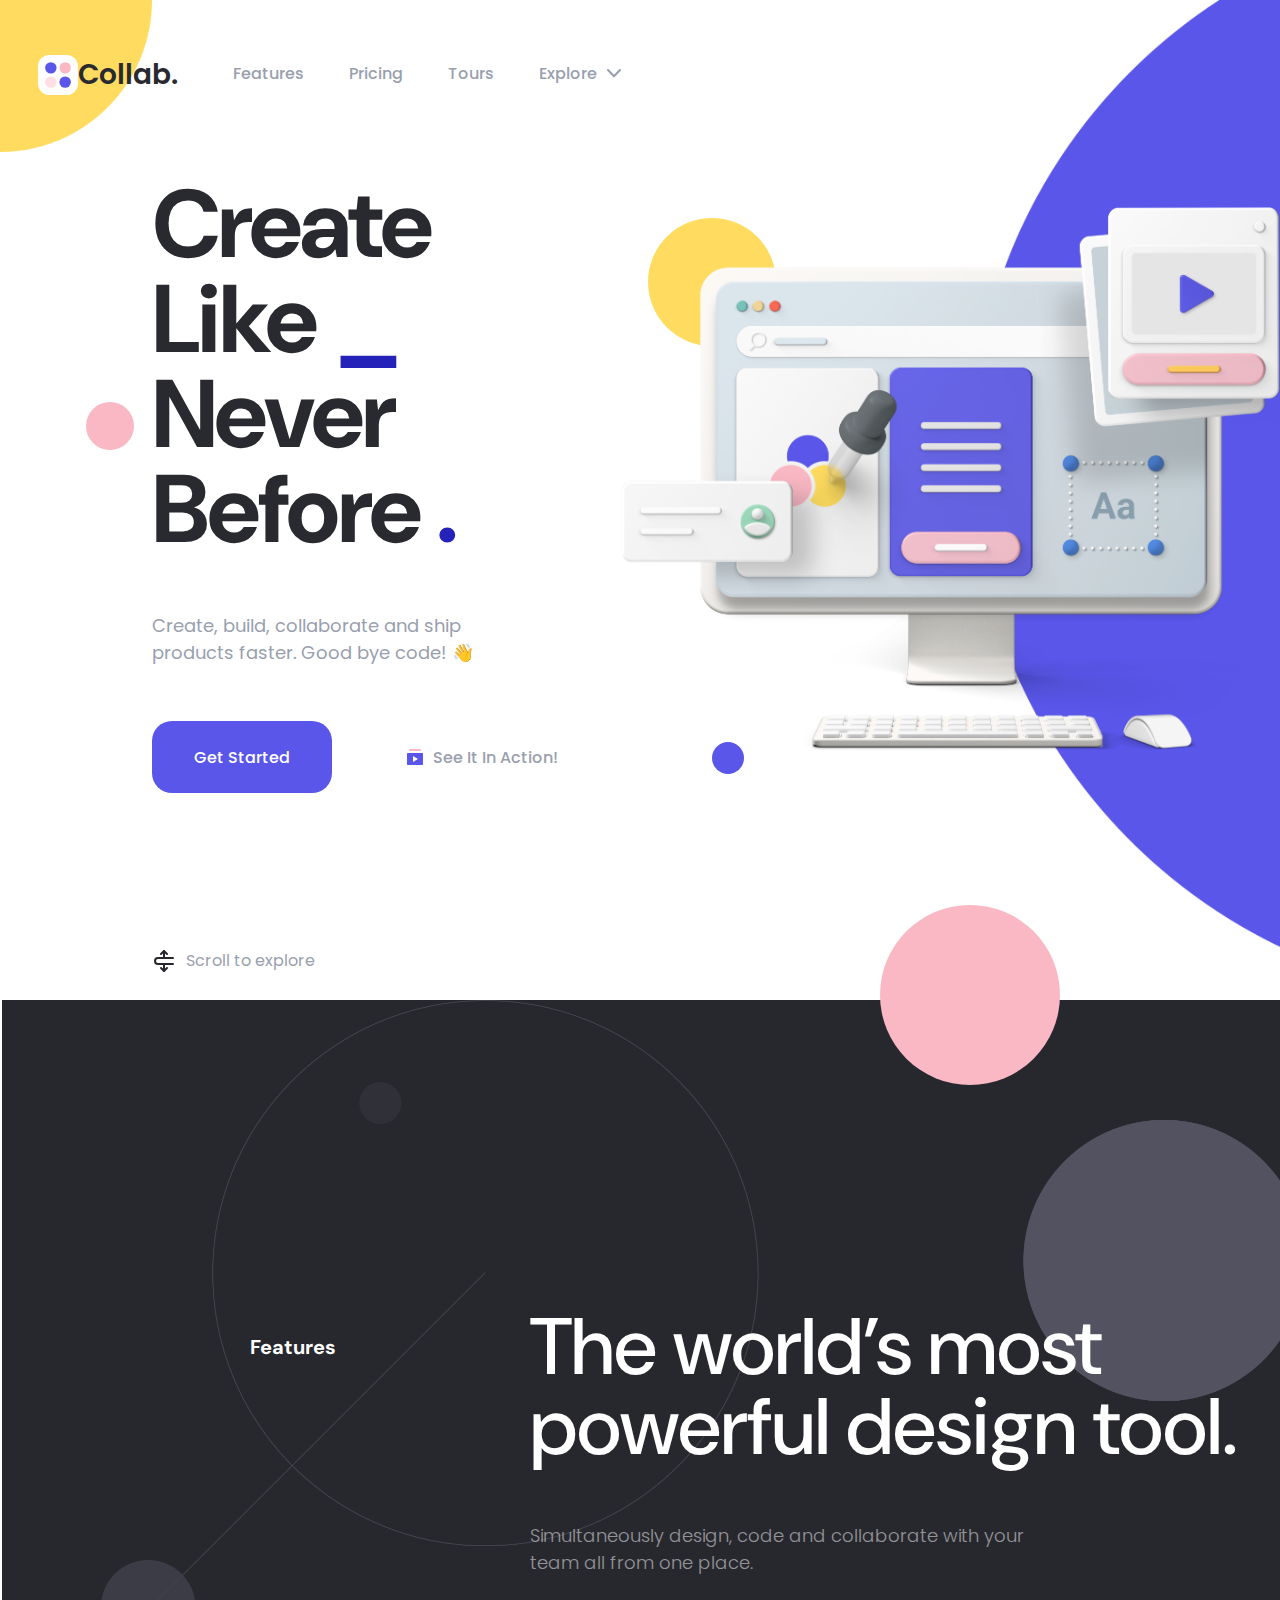
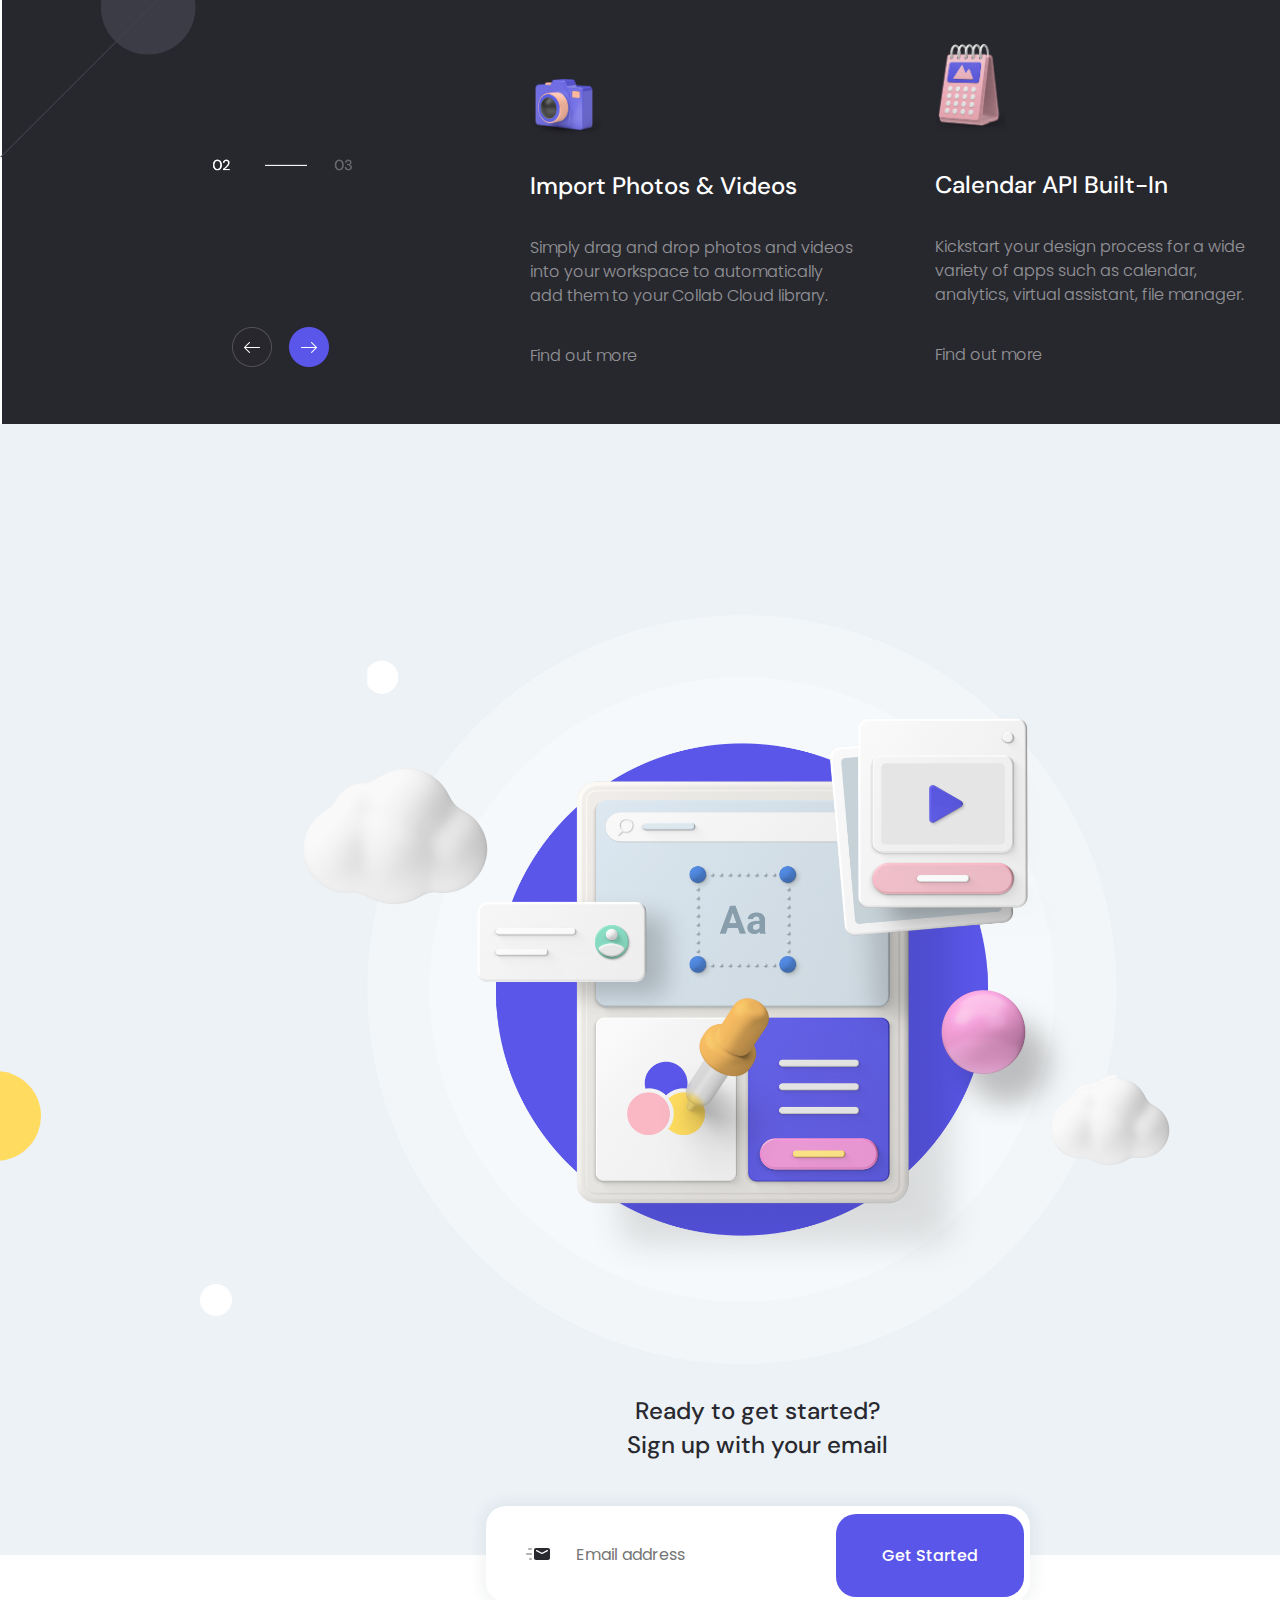
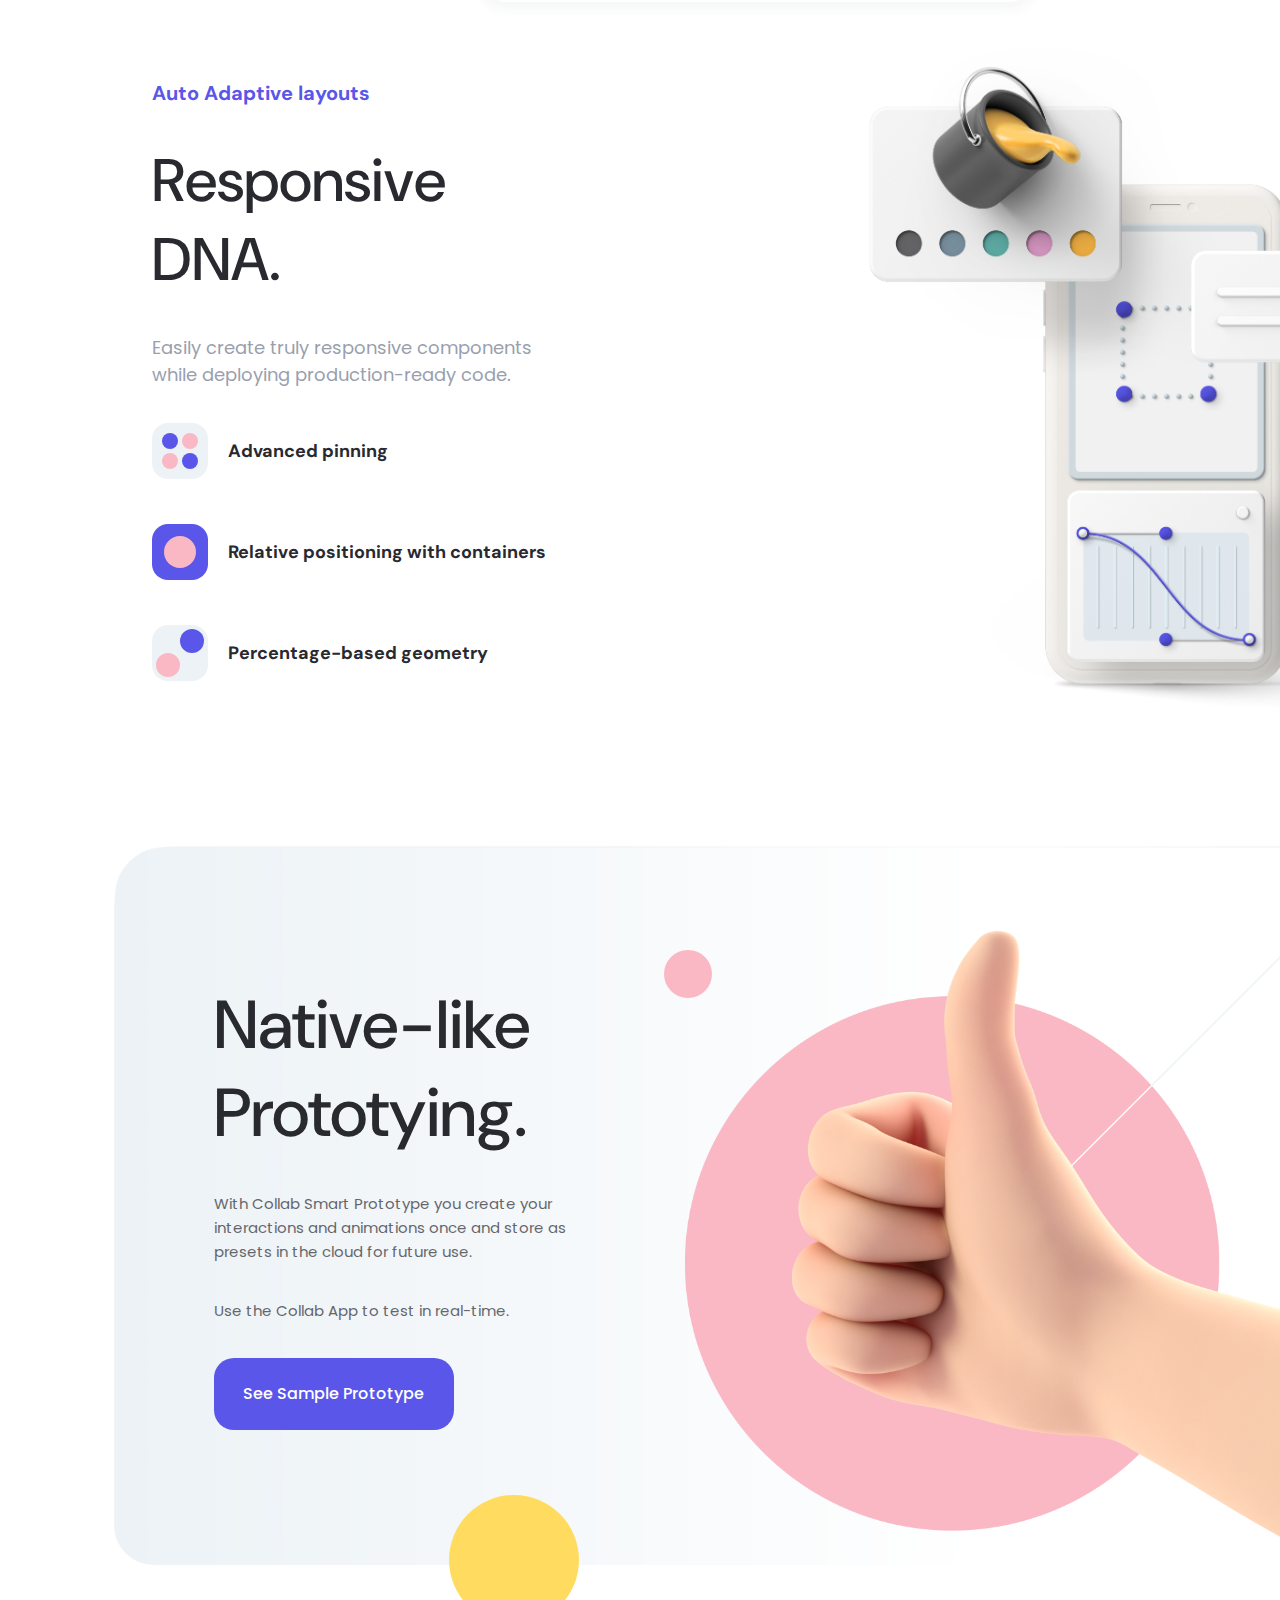
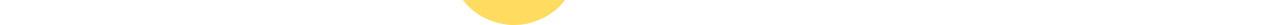
<file: index.html>
<!DOCTYPE html>
<html lang="en">
<head>
    <meta charset="UTF-8">
    <meta name="viewport" content="width=device-width, initial-scale=1.0">
    <title>Collab</title>
    <link rel="stylesheet" href="css/main.css">
    <link rel="shortcut icon" href="img/Icon.png">
    <link rel="stylesheet" href="https://cdnjs.cloudflare.com/ajax/libs/font-awesome/6.4.2/css/all.min.css" integrity="sha512-z3gLpd7yknf1YoNbCzqRKc4qyor8gaKU1qmn+CShxbuBusANI9QpRohGBreCFkKxLhei6S9CQXFEbbKuqLg0DA==" crossorigin="anonymous" referrerpolicy="no-referrer" />
</head>
<body>
    <header>
        <nav>
            <div class="nav_bar_left">
                <h2>
                    <svg xmlns="http://www.w3.org/2000/svg" width="40" height="40" viewBox="0 0 40 40" fill="none">
                        <rect width="40" height="40" rx="11.4286" fill="white"/>
                        <circle cx="12.8569" cy="12.8569" r="5.71429" fill="#5956E9"/>
                        <circle cx="12.8569" cy="27.143" r="5.71429" fill="#FFDEE4"/>
                        <circle cx="27.143" cy="12.8569" r="5.71429" fill="#FAB8C4"/>
                        <circle cx="27.143" cy="27.143" r="5.71429" fill="#5956E9"/>
                    </svg>
                    Collab.
                </h2>
                <ul>
                    <li>Features</li>
                    <li>Pricing</li>
                    <li>Tours</li>
                    <li>
                        Explore
                        <svg xmlns="http://www.w3.org/2000/svg" width="14" height="9" viewBox="0 0 14 9" fill="none">
                            <path fill-rule="evenodd" clip-rule="evenodd" d="M13.6909 0.277089C14.0902 0.658684 14.1045 1.29169 13.7229 1.69094L7.72291 7.9686C7.53424 8.166 7.27306 8.27766 7 8.27766C6.72694 8.27766 6.46575 8.166 6.27708 7.9686L0.277084 1.69094C-0.10451 1.29169 -0.0901947 0.658683 0.309058 0.277088C0.708312 -0.104507 1.34132 -0.0901919 1.72291 0.309062L7 5.83035L12.2771 0.309062C12.6587 -0.0901914 13.2917 -0.104506 13.6909 0.277089Z" fill="#999FAE"/>
                        </svg>
                    </li>
                </ul>
            </div>
            <div class="nav_bar_right">
                <i class="fa-solid fa-magnifying-glass" style="color: #ffffff;"></i>
                <button>Get Started</button>
            </div>
            <div class="nav_bar_responsive">
                <svg xmlns="http://www.w3.org/2000/svg" width="24" height="14" viewBox="0 0 24 14" fill="none">
                    <line x1="1" y1="1" x2="23" y2="1" stroke="#292930" stroke-width="2" stroke-linecap="round"/>
                    <line x1="1" y1="7" x2="23" y2="7" stroke="#292930" stroke-width="2" stroke-linecap="round"/>
                    <line x1="1" y1="13" x2="12" y2="13" stroke="#292930" stroke-width="2" stroke-linecap="round"/>
                </svg>
                <h2>
                    <svg xmlns="http://www.w3.org/2000/svg" width="28" height="28" viewBox="0 0 28 28" fill="none">
                        <rect width="27.5862" height="27.5862" rx="7.88177" fill="#ECF2F6"/>
                        <circle cx="8.86716" cy="8.86667" r="3.94089" fill="#5956E9"/>
                        <circle cx="8.86716" cy="18.7192" r="3.94089" fill="#FFDEE4"/>
                        <circle cx="18.7192" cy="8.86667" r="3.94089" fill="#FAB8C4"/>
                        <circle cx="18.7192" cy="18.7192" r="3.94089" fill="#5956E9"/>
                    </svg>
                    Collab.
                </h2>
                <svg xmlns="http://www.w3.org/2000/svg" width="24" height="24" viewBox="0 0 24 24" fill="none">
                    <path d="M11.7668 20.7563C16.7313 20.7563 20.7558 16.7318 20.7558 11.7673C20.7558 6.80283 16.7313 2.77832 11.7668 2.77832C6.80234 2.77832 2.77783 6.80283 2.77783 11.7673C2.77783 16.7318 6.80234 20.7563 11.7668 20.7563Z" stroke="#292930" stroke-width="1.5" stroke-linecap="round" stroke-linejoin="round"/>
                    <path d="M18.0181 18.4854L21.5421 22.0004" stroke="#292930" stroke-width="1.5" stroke-linecap="round" stroke-linejoin="round"/>
                </svg>
            </div>
        </nav>
        <div class="hero">
            <div class="hero_left">
                <h1>Create Like <span>_</span> Never Before <span>.</span></h1>
                <p>Create, build, collaborate and ship products faster. Good bye code! 👋</p>
                <div class="hero_left_btn">
                    <button>Get Started</button>
                    <button>
                        <svg xmlns="http://www.w3.org/2000/svg" width="16" height="16" viewBox="0 0 16 16" fill="none">
                            <g clip-path="url(#clip0_288_4899)">
                              <path d="M14.9997 3.99975H0.99975C0.866336 3.99173 0.732739 4.0121 0.607779 4.05952C0.482819 4.10694 0.369339 4.18032 0.274831 4.27483C0.180323 4.36934 0.106938 4.48282 0.0595197 4.60778C0.0121017 4.73274 -0.00826999 4.86634 -0.000250349 4.99975V14.9997C-0.00826999 15.1332 0.0121017 15.2668 0.0595197 15.3917C0.106938 15.5167 0.180323 15.6302 0.274831 15.7247C0.369339 15.8192 0.482819 15.8926 0.607779 15.94C0.732739 15.9874 0.866336 16.0078 0.99975 15.9997H14.9997C15.1332 16.0078 15.2668 15.9874 15.3917 15.94C15.5167 15.8926 15.6302 15.8192 15.7247 15.7247C15.8192 15.6302 15.8926 15.5167 15.94 15.3917C15.9874 15.2668 16.0078 15.1332 15.9998 14.9997V4.99975C16.0078 4.86634 15.9874 4.73274 15.94 4.60778C15.8926 4.48282 15.8192 4.36934 15.7247 4.27483C15.6302 4.18032 15.5167 4.10694 15.3917 4.05952C15.2668 4.0121 15.1332 3.99173 14.9997 3.99975ZM5.99975 12.9997V6.99975L10.9997 9.99975L5.99975 12.9997Z" fill="#5956E9"/>
                              <path d="M3 0H13C13.2652 0 13.5196 0.105357 13.7071 0.292893C13.8946 0.48043 14 0.734784 14 1V2H2V1C2 0.734784 2.10536 0.48043 2.29289 0.292893C2.48043 0.105357 2.73478 0 3 0V0Z" fill="#FAB8C4"/>
                            </g>
                            <defs>
                              <clipPath id="clip0_288_4899">
                                <rect width="16" height="16" fill="white"/>
                              </clipPath>
                            </defs>
                        </svg>
                        See It In Action!
                    </button>
                    <button>
                        <svg xmlns="http://www.w3.org/2000/svg" width="16" height="16" viewBox="0 0 16 16" fill="none">
                            <g clip-path="url(#clip0_313_4770)">
                              <path d="M15.0017 3.99975H1.0017C0.868289 3.99173 0.734692 4.0121 0.609732 4.05952C0.484772 4.10694 0.371292 4.18032 0.276784 4.27483C0.182276 4.36934 0.108891 4.48282 0.0614728 4.60778C0.0140548 4.73274 -0.00631686 4.86634 0.00170278 4.99975V14.9997C-0.00631686 15.1332 0.0140548 15.2668 0.0614728 15.3917C0.108891 15.5167 0.182276 15.6302 0.276784 15.7247C0.371292 15.8192 0.484772 15.8926 0.609732 15.94C0.734692 15.9874 0.868289 16.0078 1.0017 15.9997H15.0017C15.1351 16.0078 15.2687 15.9874 15.3937 15.94C15.5186 15.8926 15.6321 15.8192 15.7266 15.7247C15.8211 15.6302 15.8945 15.5167 15.9419 15.3917C15.9894 15.2668 16.0097 15.1332 16.0017 14.9997V4.99975C16.0097 4.86634 15.9894 4.73274 15.9419 4.60778C15.8945 4.48282 15.8211 4.36934 15.7266 4.27483C15.6321 4.18032 15.5186 4.10694 15.3937 4.05952C15.2687 4.0121 15.1351 3.99173 15.0017 3.99975ZM6.0017 12.9997V6.99975L11.0017 9.99975L6.0017 12.9997Z" fill="#5956E9"/>
                              <path d="M3.00146 0H13.0015C13.2667 0 13.521 0.105357 13.7086 0.292893C13.8961 0.48043 14.0015 0.734784 14.0015 1V2H2.00146V1C2.00146 0.734784 2.10682 0.48043 2.29436 0.292893C2.48189 0.105357 2.73625 0 3.00146 0V0Z" fill="#FAB8C4"/>
                            </g>
                            <defs>
                              <clipPath id="clip0_313_4770">
                                <rect width="16" height="16" fill="white"/>
                              </clipPath>
                            </defs>
                        </svg>
                    </button>
                </div>
                <a href="#">
                    <svg xmlns="http://www.w3.org/2000/svg" width="24" height="24" viewBox="0 0 24 24" fill="none">
                        <path d="M12 2L12 9" stroke="#27272E" stroke-width="2" stroke-miterlimit="10" stroke-linecap="round" stroke-linejoin="round"/>
                        <path d="M9 5L12 2L15 5" stroke="#27272E" stroke-width="2" stroke-miterlimit="10" stroke-linecap="round" stroke-linejoin="round"/>
                        <path d="M12 22L12 15" stroke="#27272E" stroke-width="2" stroke-miterlimit="10" stroke-linecap="round" stroke-linejoin="round"/>
                        <path d="M9 19L12 22L15 19" stroke="#27272E" stroke-width="2" stroke-miterlimit="10" stroke-linecap="round" stroke-linejoin="round"/>
                        <path d="M21 15L6 15C4.34315 15 3 13.6569 3 12C3 10.3432 4.34314 9 6 9L21 9" stroke="#27272E" stroke-width="2" stroke-miterlimit="10" stroke-linecap="round" stroke-linejoin="round"/>
                    </svg>
                    Scroll to explore
                </a>
                <svg class="circle_one" xmlns="http://www.w3.org/2000/svg" width="48" height="48" viewBox="0 0 48 48" fill="none">
                    <circle cx="24" cy="24.001" r="24" fill="#FAB8C4"/>
                </svg>
                <svg class="circle_fiveth" xmlns="http://www.w3.org/2000/svg" width="84" height="169" viewBox="0 0 84 169" fill="none">
                    <circle cx="84.5" cy="84.5" r="84.5" fill="#5956E9"/>
                </svg>
            </div>
            <div class="hero_right">
                <svg class="circle_second" xmlns="http://www.w3.org/2000/svg" width="128" height="128" viewBox="0 0 128 128" fill="none">
                    <circle cx="64" cy="64" r="64" fill="#FFDC60"/>
                </svg>
                <svg class="circle_third" xmlns="http://www.w3.org/2000/svg" width="32" height="32" viewBox="0 0 32 32" fill="none">
                    <circle cx="16" cy="16" r="16" fill="#5956E9"/>
                </svg>
                <svg class="circle_fourth" xmlns="http://www.w3.org/2000/svg" width="90" height="180" viewBox="0 0 90 180" fill="none">
                    <circle cx="90" cy="90" r="90" fill="#FAB8C4"/>
                </svg>
                <img src="img/[ 1 ] – Desktop Asset.png" alt="">
            </div>
        </div>
    </header>
    <main>
        <section class="tool">
            <svg class="tool_circle" xmlns="http://www.w3.org/2000/svg" width="180" height="180" viewBox="0 0 180 180" fill="none">
                <circle cx="90" cy="90" r="90" fill="#FAB8C4"/>
            </svg>
            <div class="tool_main">
                <div class="tool_main_title">
                    <h2>The world’s most powerful design tool.</h2>
                    <p>Simultaneously design, code and collaborate with your team all from one place.</p>
                    <img class="arrow_icon" src="img/Arrow icons.png" alt="">
                </div>
                <div class="tool_main_list">
                    <img class="arrow_icon_second" src="img/Arrow icons.png" alt="">
                    <div class="tool_list_card">
                        <img src="img/Camera.png" alt="">
                        <h3>Import Photos & Videos</h3>
                        <p>Simply drag and drop photos and videos into your workspace to automatically add them to your Collab Cloud library.</p>
                        <span>Find out more</span>
                    </div>
                    <div class="tool_list_card">
                        <img class="img_second" src="img/Calendar.png" alt="">
                        <h3>Calendar API Built-In</h3>
                        <p>Kickstart your design process for a wide variety of apps such as calendar, analytics, virtual assistant, file manager.</p>
                        <span>Find out more</span>
                    </div>
                </div>
            </div>
        </section>
        <section class="sign">
           <div class="sign_main">
            <svg class="sign_icon_one" xmlns="http://www.w3.org/2000/svg" width="48" height="48" viewBox="0 0 48 48" fill="none">
                <circle cx="24" cy="24" r="24" fill="#5956E9"/>
            </svg>
            <svg class="sign_icon_two" xmlns="http://www.w3.org/2000/svg" width="43" height="90" viewBox="0 0 43 90" fill="none">
                <circle cx="-2" cy="45" r="45" fill="#FFDC60"/>
            </svg>
            <svg class="sign_icon_three" xmlns="http://www.w3.org/2000/svg" width="32" height="32" viewBox="0 0 32 32" fill="none">
                <circle cx="16" cy="16" r="16" fill="white"/>
            </svg>
            <form action="">
                <h2>Ready to get started?Sign up with your email</h2>
                <input type="email" placeholder="Email address">
                <button type="submit">Get Started</button>
                <svg xmlns="http://www.w3.org/2000/svg" width="24" height="24" viewBox="0 0 24 24" fill="none">
                    <path opacity="0.3" fill-rule="evenodd" clip-rule="evenodd" d="M3 6C2.44772 6 2 6.44772 2 7C2 7.55228 2.44772 8 3 8H5C5.55228 8 6 7.55228 6 7C6 6.44772 5.55228 6 5 6H3ZM0 12C0 11.4477 0.447715 11 1 11H5C5.55228 11 6 11.4477 6 12C6 12.5523 5.55228 13 5 13H1C0.447715 13 0 12.5523 0 12ZM3 17C3 16.4477 3.44772 16 4 16H5C5.55228 16 6 16.4477 6 17C6 17.5523 5.55228 18 5 18H4C3.44772 18 3 17.5523 3 17Z" fill="black"/>
                    <path fill-rule="evenodd" clip-rule="evenodd" d="M10 6C8.89543 6 8 6.89543 8 8V16C8 17.1046 8.89543 18 10 18H22C23.1046 18 24 17.1046 24 16V8C24 6.89543 23.1046 6 22 6H10ZM21.9257 8.31565C21.7632 8.02389 21.3868 7.91473 21.0849 8.07183L16 10.7186L10.9151 8.07183C10.6132 7.91473 10.2368 8.02389 10.0743 8.31565C9.91179 8.6074 10.0247 8.97127 10.3265 9.12837L15.7057 11.9283C15.8894 12.0239 16.1106 12.0239 16.2943 11.9283L21.6735 9.12837C21.9753 8.97127 22.0882 8.6074 21.9257 8.31565Z" fill="#292930"/>
                </svg>
            </form>
           </div>
        </section>
        <section class="feature">
            <div class="feature_main">
                <div class="feature_main_left">
                    <h3>Auto Adaptive layouts</h3>
                    <h2>Responsive DNA.</h2>
                    <p>Easily create truly responsive components while deploying production-ready code.</p>
                    <ul>
                        <li>
                            <svg xmlns="http://www.w3.org/2000/svg" width="56" height="56" viewBox="0 0 56 56" fill="none">
                                <rect width="56" height="56" rx="16" fill="#ECF2F6"/>
                                <circle cx="18" cy="18" r="8" fill="#5956E9"/>
                                <circle cx="18" cy="38" r="8" fill="#FAB8C4"/>
                                <circle cx="38" cy="18" r="8" fill="#FAB8C4"/>
                                <circle cx="38" cy="38" r="8" fill="#5956E9"/>
                            </svg>
                            Advanced pinning
                        </li>
                        <li>
                            <svg xmlns="http://www.w3.org/2000/svg" width="56" height="56" viewBox="0 0 56 56" fill="none">
                                <rect width="56" height="56" rx="16" fill="#5956E9"/>
                                <circle cx="28" cy="28" r="16" fill="#FAB8C4"/>
                            </svg>
                            Relative positioning with containers
                        </li>
                        <li>
                            <svg xmlns="http://www.w3.org/2000/svg" width="56" height="56" viewBox="0 0 56 56" fill="none">
                                <rect width="56" height="56" rx="16" fill="#ECF2F6"/>
                                <circle cx="16" cy="40" r="12" fill="#FAB8C4"/>
                                <circle cx="40" cy="16" r="12" fill="#5956E9"/>
                            </svg>
                            Percentage-based geometry
                        </li>
                    </ul>
                </div>
                <div class="feature_main_right"></div>
            </div>
        </section>
        <section class="prototype">
            <div class="prototype_main">
                <svg class="pro_item" xmlns="http://www.w3.org/2000/svg" width="48" height="48" viewBox="0 0 48 48" fill="none">
                    <circle cx="24" cy="24" r="24" fill="#FAB8C4"/>
                </svg>
                <svg class="pro_item_second" xmlns="http://www.w3.org/2000/svg" width="130" height="130" viewBox="0 0 130 130" fill="none">
                    <circle cx="65" cy="65" r="65" fill="#FFDC60"/>
                </svg>
                <div class="prototype_main_txt">
                    <h2>Native-like Prototying.</h2>
                    <p>With Collab Smart Prototype you create your interactions and animations once and store as presets in the cloud for future use.</p>
                    <p>Use the Collab App to test in real-time.</p>
                    <button>See Sample Prototype</button>
                </div>
            </div>
        </section>
    </main>
</body>
</html>
</file>
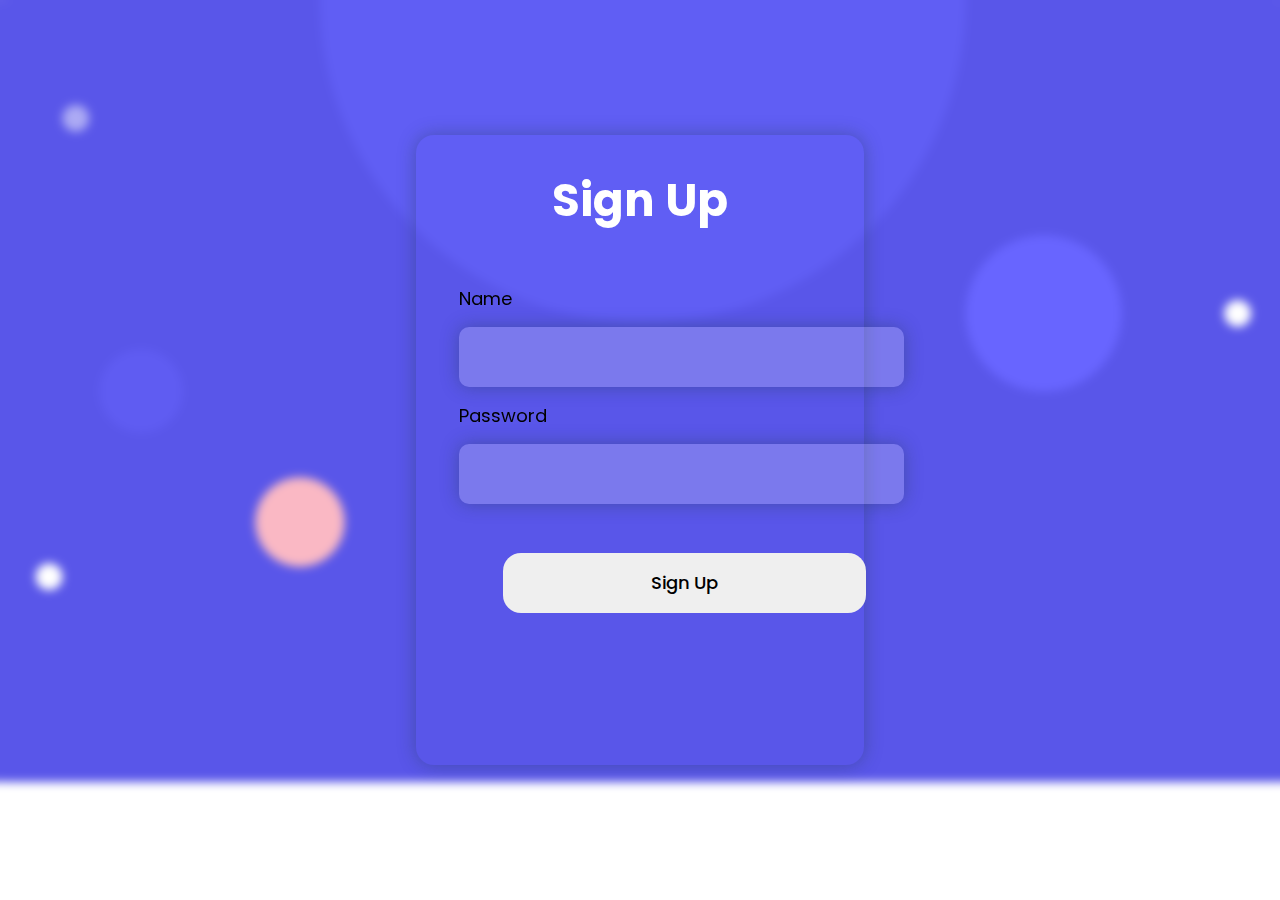
<file: sign-up-in.html>
<!DOCTYPE html>
<html lang="en">
<head>
    <meta charset="UTF-8">
    <meta name="viewport" content="width=device-width, initial-scale=1.0">
    <title>Sign Up - Sign In</title>
    <link rel="stylesheet" href="css/main.css">
</head>
<body>
    <main class="sing-body">
        <section class="sign__main">
            <div class="sign_content">
                <div class="sign_up">
                    <h1>Sign Up</h1>
                    <div class="form">
                        <label for="input">Name</label>
                        <input type="text" id="user">
                        <label for="">Password</label>
                        <input type="password">
                        <button type="submit" id="btn" onclick="addLocal()">Sign Up</button>
                    </div>
                </div>
            </div>
        </section>
    </main>


    <script src="js/main.js"></script>
</body>
</html>
</file>
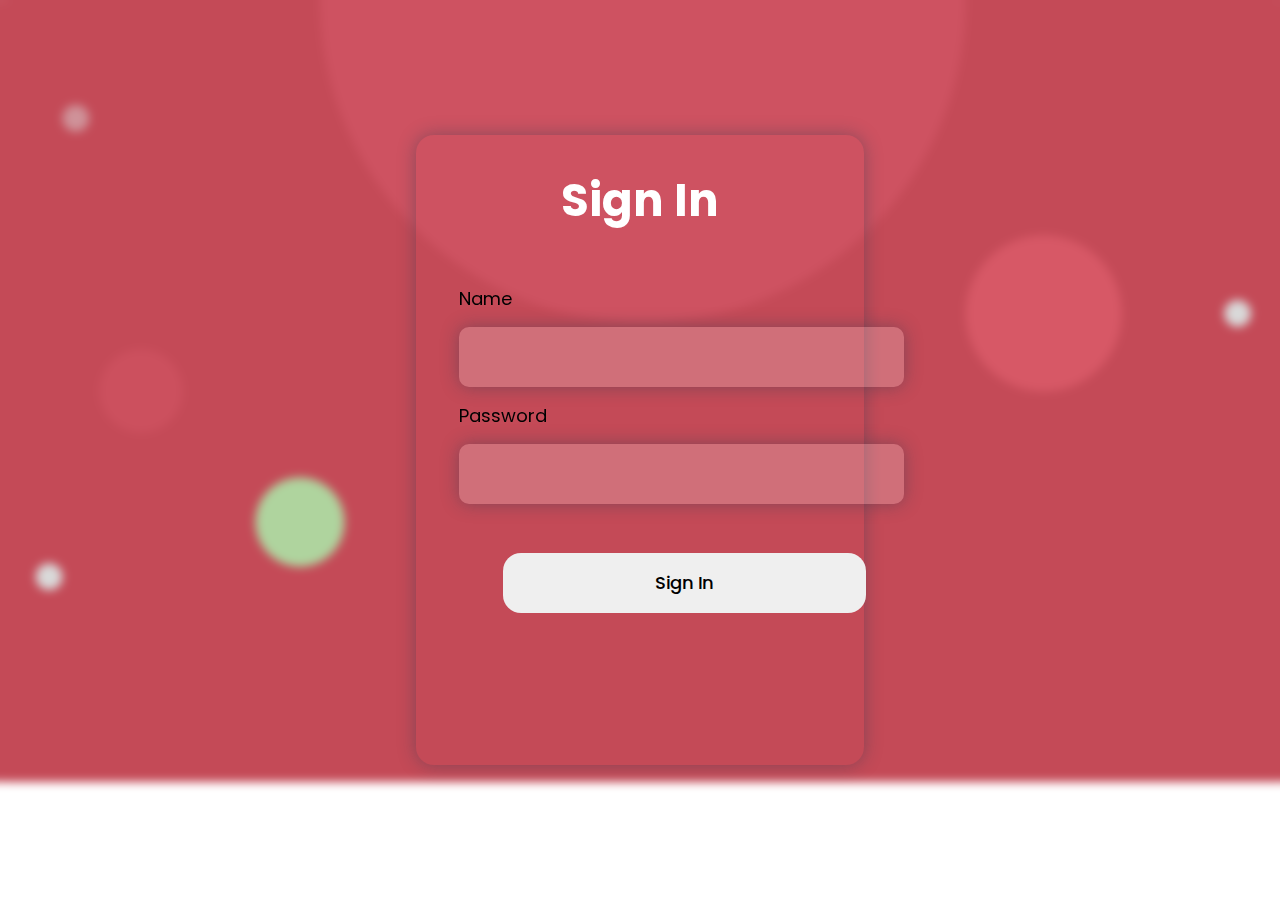
<file: sign.html>
<!DOCTYPE html>
<html lang="en">
<head>
    <meta charset="UTF-8">
    <meta name="viewport" content="width=device-width, initial-scale=1.0">
    <title>Sign Up - Sign In</title>
    <link rel="stylesheet" href="css/main.css">
</head>
<body>
    <main class="sing-body2">
        <section class="sign__main2">
            <div class="sign_content2">
                <div class="sign_up2">
                    <h1>Sign In</h1>
                    <div class="form" action="">
                        <label for="input">Name</label>
                        <input type="text" id="username">
                        <label for="">Password</label>
                        <input type="password">
                        <button type="submit" onclick="checkUser()" id="btn">Sign In</button>
                    </div>
                </div>
            </div>
        </section>
    </main>




    <script src="js/main.js"></script>
</body>
</html>
</file>
<file: css/main.css>
@import url("https://fonts.googleapis.com/css2?family=DM+Sans:opsz,wght@9..40,300;9..40,400;9..40,500;9..40,600;9..40,700&family=Poppins:wght@300;400;500;600&display=swap");
main {
  width: 1515px;
  height: 8 0px;
  margin: 0 auto;
  display: flex;
  flex-direction: column;
  align-items: center;
}
main .tool {
  width: 100%;
  height: 1024px;
  background: url(../../img/DARK\ FEATURES.png);
  background-size: 100%;
  background-repeat: no-repeat;
  display: flex;
  flex-direction: column;
  align-items: flex-end;
  justify-content: flex-end;
  position: relative;
}
main .tool .tool_circle {
  position: absolute;
  top: -95px;
  left: 880px;
}
main .tool .tool_main {
  width: 65%;
  height: 70%;
  display: flex;
  flex-direction: column;
  gap: 100px;
}
main .tool .tool_main .tool_main_title {
  width: 100%;
  height: 30%;
  display: flex;
  flex-direction: column;
  gap: 55px;
}
main .tool .tool_main .tool_main_title h2 {
  width: 772px;
  color: #FFF;
  font-family: DM Sans;
  font-size: 80px;
  font-weight: 500;
  line-height: 100%;
  position: relative;
}
main .tool .tool_main .tool_main_title h2::before {
  content: "Features";
  font-size: 20px;
  font-weight: 700;
  color: #FFF;
  font-family: DM Sans;
  position: absolute;
  left: -280px;
}
main .tool .tool_main .tool_main_title p {
  width: 502px;
  color: #FFF;
  font-size: 18px;
  font-weight: 300;
  font-family: Poppins;
  opacity: 0.5;
}
main .tool .tool_main .tool_main_title .arrow_icon {
  display: none;
}
main .tool .tool_main .tool_main_list {
  width: 100%;
  height: 70%;
  display: flex;
  align-items: center;
  gap: 80px;
  position: relative;
}
main .tool .tool_main .tool_main_list .arrow_icon_second {
  position: absolute;
  width: 98px;
  left: -298px;
  top: 305px;
}
main .tool .tool_main .tool_main_list .tool_list_card {
  display: flex;
  flex-direction: column;
  gap: 35px;
  align-items: flex-start;
}
main .tool .tool_main .tool_main_list .tool_list_card img {
  width: 71px;
}
main .tool .tool_main .tool_main_list .tool_list_card .img_second {
  margin-top: -35px;
}
main .tool .tool_main .tool_main_list .tool_list_card h3 {
  color: #FFF;
  font-size: 24px;
  font-family: DM Sans;
  font-weight: 500;
}
main .tool .tool_main .tool_main_list .tool_list_card p {
  width: 325px;
  font-size: 16px;
  font-weight: 300;
  font-family: Poppins;
  line-height: 24px;
  color: #FFF;
  opacity: 0.5;
}
main .tool .tool_main .tool_main_list .tool_list_card span {
  font-size: 16px;
  font-weight: 300;
  font-family: Poppins;
  color: #FFF;
  opacity: 0.5;
}
main .tool .tool_main .tool_main_list .tool_list_card span:hover {
  cursor: pointer;
  opacity: 1;
}
main .sign {
  width: 100%;
  height: 1131px;
  background: #ECF2F6;
  display: flex;
  flex-direction: column;
  align-items: center;
  position: relative;
}
main .sign .sign_main {
  display: flex;
  flex-direction: column;
  align-items: center;
  position: relative;
  width: 100%;
  height: 100%;
  background: url(../../img/cloud.png);
  background-repeat: no-repeat;
  background-size: 60%;
  background-position: center;
}
main .sign .sign_main .sign_icon_one {
  position: absolute;
  top: 272px;
  left: 1370px;
}
main .sign .sign_main .sign_icon_two {
  position: absolute;
  top: 647px;
  left: -2px;
}
main .sign .sign_main .sign_icon_three {
  position: absolute;
  top: 860px;
  left: 200px;
}
main .sign .sign_main form {
  position: absolute;
  display: flex;
  flex-direction: column;
  align-items: center;
  gap: 45px;
  top: 970px;
}
main .sign .sign_main form h2 {
  width: 283px;
  color: #292930;
  font-size: 24px;
  font-weight: 500;
  line-height: 140%;
  font-family: DM Sans;
  text-align: center;
}
main .sign .sign_main form input {
  width: 454px;
  height: 96px;
  border-radius: 20px;
  border: none;
  padding-left: 90px;
  outline: none;
  background: #FFFFFF;
  font-family: Poppins;
  font-size: 16px;
  font-weight: 400;
  color: #999FAE;
  box-shadow: 0px 0px 13px 6px rgba(34, 60, 80, 0.05);
}
main .sign .sign_main form button {
  position: absolute;
  top: 120px;
  left: 350px;
  padding: 29px 46px;
  border: none;
  border-radius: 20px;
  background: #5956E9;
  color: #FFFFFF;
  font-family: Poppins;
  font-size: 16px;
  font-weight: 500;
  cursor: pointer;
  transition: ease-in-out 450ms;
}
main .sign .sign_main form button:hover {
  background: #7371f4;
}
main .sign .sign_main form svg {
  position: absolute;
  top: 148px;
  left: 40px;
}
main .feature {
  width: 100%;
  height: 850px;
  display: flex;
  align-items: center;
  justify-content: center;
}
main .feature .feature_main {
  width: 80%;
  height: 80%;
  display: flex;
}
main .feature .feature_main .feature_main_left {
  display: flex;
  flex-direction: column;
  align-items: flex-start;
  justify-content: center;
  gap: 35px;
  width: 50%;
}
main .feature .feature_main .feature_main_left h3 {
  color: #5956E9;
  font-size: 20px;
  font-weight: 700;
  font-family: DM Sans;
}
main .feature .feature_main .feature_main_left h2 {
  width: 350px;
  color: #292930;
  font-size: 60px;
  font-weight: 500;
  font-family: DM Sans;
}
main .feature .feature_main .feature_main_left p {
  width: 428px;
  color: #999FAE;
  font-size: 18px;
  font-weight: 400;
  font-family: Poppins;
}
main .feature .feature_main .feature_main_left ul {
  list-style: none;
  display: flex;
  flex-direction: column;
  align-items: flex-start;
  gap: 45px;
}
main .feature .feature_main .feature_main_left ul li {
  display: flex;
  align-items: center;
  gap: 20px;
  color: #292930;
  font-family: DM Sans;
  font-size: 18px;
  font-weight: 700;
}
main .feature .feature_main .feature_main_right {
  background: url(../../img/Mobile.png);
  background-size: contain;
  background-repeat: no-repeat;
  background-position: 50px 0;
  width: 50%;
}
main .prototype {
  width: 100%;
  height: 800px;
  display: flex;
  align-items: center;
  justify-content: center;
}
main .prototype .prototype_main {
  width: 85%;
  height: 90%;
  border-radius: 40px;
  background: url(../../img/hand.png);
  background-size: 100%;
  background-repeat: no-repeat;
  position: relative;
  display: flex;
  align-items: center;
  justify-content: flex-start;
}
main .prototype .prototype_main .pro_item {
  position: absolute;
  top: 105px;
  left: 550px;
}
main .prototype .prototype_main .pro_item_second {
  position: absolute;
  top: 650px;
  left: 335px;
}
main .prototype .prototype_main .prototype_main_txt {
  display: flex;
  flex-direction: column;
  gap: 35px;
  width: 40%;
  padding-left: 100px;
}
main .prototype .prototype_main .prototype_main_txt h2 {
  width: 432px;
  color: #292930;
  font-size: 68px;
  font-weight: 500;
  font-family: DM Sans;
}
main .prototype .prototype_main .prototype_main_txt p {
  width: 389px;
  color: #292930;
  opacity: 0.7;
  font-size: 15px;
  font-weight: 400;
  font-family: Poppins;
  line-height: 24px;
}
main .prototype .prototype_main .prototype_main_txt button {
  width: 240px;
  height: 72px;
  border-radius: 20px;
  border: none;
  background: #5956E9;
  color: #FFF;
  font-size: 16px;
  font-weight: 500;
  font-family: Poppins;
  cursor: pointer;
  transition: ease-in-out 450ms;
}
main .prototype .prototype_main .prototype_main_txt button:hover {
  background: #7875f3;
}

@media screen and (max-width: 430px) {
  main {
    width: 375px;
    height: 12000px;
  }
  main .tool {
    background: url(../../img/Dark\ Features\ mobile.png);
    background-size: contain;
    width: 100%;
    height: 950px;
  }
  main .tool .tool_circle {
    display: none;
  }
  main .tool .tool_main {
    width: 90%;
    height: 90%;
  }
  main .tool .tool_main .tool_main_title h2 {
    width: 290px;
    font-size: 48px;
    line-height: 48px;
  }
  main .tool .tool_main .tool_main_title h2::before {
    left: 0;
    top: -60px;
  }
  main .tool .tool_main .tool_main_title p {
    width: 246px;
    font-size: 16px;
  }
  main .tool .tool_main .tool_main_title .arrow_icon {
    display: block;
    position: absolute;
    width: 97px;
    top: 460px;
  }
  main .tool .tool_main .tool_main_list {
    overflow-x: scroll;
  }
  main .tool .tool_main .tool_main_list .arrow_icon_second {
    display: none;
  }
  main .sign {
    width: 100%;
    height: 1037px;
  }
  main .sign .sign_main {
    background-size: 123%;
    background-position: -41px 153px;
  }
  main .sign .sign_main .sign_icon_one {
    top: 68px;
    left: 307px;
  }
  main .sign .sign_main .sign_icon_two {
    top: 455px;
    left: -7px;
  }
  main .sign .sign_main .sign_icon_three {
    top: 142px;
    left: 71px;
  }
  main .sign .sign_main form {
    top: 690px;
  }
  main .sign .sign_main form h2 {
    width: 220px;
    font-size: 20px;
  }
  main .sign .sign_main form input {
    width: 260px;
    height: 72px;
    padding-left: 50px;
  }
  main .sign .sign_main form button {
    position: relative;
    width: 310px;
    height: 72px;
    top: 0;
    left: 0;
  }
  main .sign .sign_main form svg {
    top: 126px;
    left: 12px;
  }
  main .feature {
    width: 100%;
    height: 1100px;
  }
  main .feature .feature_main {
    width: 90%;
    height: 90%;
    display: flex;
    flex-direction: column;
  }
  main .feature .feature_main .feature_main_left {
    width: 100%;
    height: 50%;
  }
  main .feature .feature_main .feature_main_left h3 {
    font-size: 16px;
  }
  main .feature .feature_main .feature_main_left h2 {
    width: 300px;
    font-size: 48px;
  }
  main .feature .feature_main .feature_main_left p {
    font-size: 16px;
    width: 310px;
  }
  main .feature .feature_main .feature_main_left ul li {
    width: 328px;
    font-size: 18px;
  }
  main .feature .feature_main .feature_main_right {
    width: 100%;
    height: 50%;
    background-position: -50px 100px;
  }
  main .prototype {
    width: 100%;
    height: 850px;
    display: flex;
    align-items: center;
    justify-content: center;
  }
  main .prototype .prototype_main {
    width: 100%;
    height: 100%;
    background: url(../../img/PROTOTYPE.png);
    background-size: 100%;
    background-repeat: no-repeat;
    align-items: center;
  }
  main .prototype .prototype_main .pro_item_second {
    display: none;
  }
  main .prototype .prototype_main .pro_item {
    display: none;
  }
  main .prototype .prototype_main .prototype_main_txt {
    margin-top: 250px;
    padding-left: 15px;
    align-items: center;
    width: 95%;
  }
  main .prototype .prototype_main .prototype_main_txt h2 {
    width: 310px;
    font-size: 48px;
    text-align: center;
  }
  main .prototype .prototype_main .prototype_main_txt p {
    width: 310px;
    font-size: 15px;
    text-align: center;
  }
  main .prototype .prototype_main .prototype_main_txt button {
    width: 253px;
    height: 72px;
  }
}
header {
  width: 1515px;
  height: 1000px;
  margin: 0 auto;
  display: flex;
  flex-direction: column;
  align-items: center;
  background: url(../../img/Circle\ 2.png), url(../../img/Ellipse\ 4.png);
  background-size: contain, 10%;
  background-repeat: no-repeat;
  background-position: right, left top;
}
header nav {
  width: 95%;
  height: 15%;
  display: flex;
  align-items: center;
  justify-content: space-between;
}
header nav .nav_bar_left {
  display: flex;
  align-items: center;
  gap: 50px;
}
header nav .nav_bar_left h2 {
  display: flex;
  align-items: center;
  color: #292930;
  font-family: Poppins;
  font-size: 28px;
  font-weight: 600;
}
header nav .nav_bar_left ul {
  display: flex;
  align-items: center;
  gap: 35px;
  list-style: none;
}
header nav .nav_bar_left ul li {
  padding: 5px;
  color: #999FAE;
  font-family: Poppins;
  font-size: 16px;
  font-style: normal;
  font-weight: 500;
  display: flex;
  align-items: center;
  gap: 10px;
  border-bottom: 3px solid rgba(88, 86, 233, 0);
}
header nav .nav_bar_left ul li:hover {
  color: #292930;
  border-bottom: 3px solid #5956E9;
  cursor: pointer;
}
header nav .nav_bar_right {
  display: flex;
  align-items: center;
  gap: 50px;
}
header nav .nav_bar_right i {
  font-size: 20px;
}
header nav .nav_bar_right button {
  width: 180px;
  height: 72px;
  border-radius: 20px;
  border: none;
  background: #FAB8C4;
  color: #2522BA;
  font-family: Poppins;
  font-size: 16px;
  font-weight: 500;
  cursor: pointer;
  transition: ease-in-out 350ms;
}
header nav .nav_bar_right button:hover {
  background: #f299a9;
  color: #fff;
}
header nav .nav_bar_responsive {
  display: none;
}
header .hero {
  width: 80%;
  height: 85%;
  display: grid;
  grid-template-columns: 40% 60%;
  align-items: center;
  justify-content: center;
  position: relative;
}
header .hero .hero_left {
  display: flex;
  flex-direction: column;
  gap: 55px;
}
header .hero .hero_left h1 {
  width: 441px;
  color: #292930;
  font-family: DM Sans;
  font-size: 96px;
  font-style: normal;
  font-weight: 700;
  line-height: 99.327%; /* 95.354px */
  letter-spacing: -2.4px;
}
header .hero .hero_left h1 span {
  color: #2522BA;
}
header .hero .hero_left p {
  width: 378px;
  color: #999FAE;
  font-family: Poppins;
  font-size: 18px;
  font-weight: 400;
}
header .hero .hero_left .hero_left_btn {
  display: flex;
  align-items: center;
  gap: 75px;
}
header .hero .hero_left .hero_left_btn button:nth-child(1) {
  width: 180px;
  height: 72px;
  border-radius: 20px;
  border: none;
  background: #5956E9;
  color: #fff;
  font-family: Poppins;
  font-size: 16px;
  font-weight: 500;
  cursor: pointer;
  transition: ease-in-out 350ms;
}
header .hero .hero_left .hero_left_btn button:nth-child(1):hover {
  background: rgb(62, 60, 217);
  color: #fff;
}
header .hero .hero_left .hero_left_btn button:nth-child(2) {
  display: flex;
  align-items: center;
  gap: 10px;
  width: 180px;
  height: 72px;
  border-radius: 20px;
  border: none;
  background: none;
  color: #999FAE;
  font-family: Poppins;
  font-size: 16px;
  font-weight: 500;
  cursor: pointer;
}
header .hero .hero_left .hero_left_btn button:nth-child(2):hover {
  color: #2522BA;
}
header .hero .hero_left .hero_left_btn button:nth-child(3) {
  display: none;
}
header .hero .hero_left a {
  text-decoration: none;
  display: flex;
  align-items: center;
  gap: 10px;
  color: #999FAE;
  font-family: Poppins;
  font-size: 16px;
  font-weight: 400;
  margin-top: 100px;
}
header .hero .hero_left .circle_one {
  position: absolute;
  top: 252px;
  left: -66px;
}
header .hero .hero_left .circle_fiveth {
  display: none;
}
header .hero .hero_right {
  display: flex;
  align-items: flex-start;
  justify-content: center;
  height: 90%;
}
header .hero .hero_right .circle_second {
  position: absolute;
  top: 68px;
  left: 496px;
  z-index: -1;
}
header .hero .hero_right .circle_third {
  position: absolute;
  top: 592px;
  left: 560px;
}
header .hero .hero_right .circle_fourth {
  display: none;
}
header .hero .hero_right img {
  width: 757px;
}

@media screen and (max-width: 430px) {
  header {
    width: 375px;
    height: 1200px;
    background: none;
  }
  header nav {
    width: 95%;
    height: 10%;
  }
  header nav .nav_bar_right {
    display: none;
  }
  header nav .nav_bar_left {
    display: none;
  }
  header nav .nav_bar_responsive {
    width: 100%;
    display: flex;
    align-items: center;
    justify-content: space-between;
  }
  header nav .nav_bar_responsive h2 {
    display: flex;
    align-items: center;
    gap: 10px;
    color: #292930;
    font-size: 19px;
    font-weight: 600;
    font-family: Poppins;
  }
  header .hero {
    display: flex;
    flex-direction: column;
    width: 90%;
    position: relative;
  }
  header .hero .hero_left {
    display: flex;
    flex-direction: column;
    width: 90%;
  }
  header .hero .hero_left h1 {
    width: 276px;
    font-size: 60px;
  }
  header .hero .hero_left p {
    width: 230px;
    font-size: 16px;
  }
  header .hero .hero_left .hero_left_btn {
    gap: 25px;
  }
  header .hero .hero_left .hero_left_btn button:nth-child(1) {
    width: 178px;
    height: 64px;
    font-size: 16px;
  }
  header .hero .hero_left .hero_left_btn button:nth-child(2) {
    display: none;
  }
  header .hero .hero_left .hero_left_btn button:nth-child(3) {
    display: block;
    width: 64px;
    height: 64px;
    border-radius: 16px;
    border: 1px solid #E3E6E9;
    background: none;
  }
  header .hero .hero_left a {
    margin-top: 20px;
  }
  header .hero .hero_left .circle_one {
    top: 0;
    left: 0;
    display: none;
  }
  header .hero .hero_left .circle_fiveth {
    display: block;
    position: absolute;
    left: 280px;
    top: -10px;
  }
  header .hero .hero_right {
    align-items: center;
    justify-content: center;
    width: 100%;
  }
  header .hero .hero_right .circle_second {
    top: 90px;
    left: 235px;
    width: 40px;
  }
  header .hero .hero_right .circle_third {
    top: 289px;
    left: 285px;
  }
  header .hero .hero_right .circle_fourth {
    display: block;
    position: absolute;
    left: 278px;
    top: 590px;
    z-index: -1;
  }
  header .hero .hero_right img {
    width: 380px;
  }
}
.sing-body {
  background: url(../../img/FINAL\ CTA.png);
  background-size: 100%;
  background-repeat: no-repeat;
  width: 100%;
  height: 100vh;
}
.sing-body .sign__main {
  width: 100%;
  height: 100%;
  backdrop-filter: blur(5px);
  display: flex;
  align-items: center;
  justify-content: center;
}
.sing-body .sign__main .sign_content {
  font-family: Poppins;
  width: 35%;
  height: 70%;
  border-radius: 18px;
  box-shadow: 0px 0px 18px 0px rgba(34, 60, 80, 0.4);
  display: flex;
  align-items: center;
  justify-content: center;
}
.sing-body .sign__main .sign_content .sign_up {
  width: 90%;
  height: 90%;
  margin: 0 auto;
  display: flex;
  flex-direction: column;
  align-items: center;
}
.sing-body .sign__main .sign_content .sign_up h1 {
  font-size: 45px;
  color: #fff;
}
.sing-body .sign__main .sign_content .sign_up .form {
  width: 90%;
  display: flex;
  flex-direction: column;
  gap: 15px;
  align-items: flex-start;
  margin-top: 50px;
}
.sing-body .sign__main .sign_content .sign_up .form label {
  font-size: 18px;
}
.sing-body .sign__main .sign_content .sign_up .form input {
  width: 395px;
  height: 60px;
  padding: 0px 25px;
  border: none;
  outline: none;
  border-radius: 10px;
  background: rgba(255, 255, 255, 0.2078431373);
  box-shadow: 0px 0px 18px 0px rgba(34, 60, 80, 0.4);
  font-size: 16px;
  font-weight: 500;
  color: #fff;
  letter-spacing: 0.5px;
  font-family: Poppins;
}
.sing-body .sign__main .sign_content .sign_up .form button {
  width: 363px;
  height: 60px;
  margin-left: 44px;
  margin-top: 34px;
  font-family: Poppins;
  font-weight: 500;
  font-size: 18px;
  border-radius: 18px;
  border: none;
  cursor: pointer;
}

.sing-body2 {
  background: url(../../img/FINAL.png);
  background-size: 100%;
  background-repeat: no-repeat;
  width: 100%;
  height: 100vh;
}
.sing-body2 .sign__main2 {
  width: 100%;
  height: 100%;
  backdrop-filter: blur(5px);
  display: flex;
  align-items: center;
  justify-content: center;
}
.sing-body2 .sign__main2 .sign_content2 {
  font-family: Poppins;
  width: 35%;
  height: 70%;
  border-radius: 18px;
  box-shadow: 0px 0px 18px 0px rgba(34, 60, 80, 0.4);
  display: flex;
  align-items: center;
  justify-content: center;
}
.sing-body2 .sign__main2 .sign_content2 .sign_up2 {
  width: 90%;
  height: 90%;
  margin: 0 auto;
  display: flex;
  flex-direction: column;
  align-items: center;
}
.sing-body2 .sign__main2 .sign_content2 .sign_up2 h1 {
  font-size: 45px;
  color: #fff;
}
.sing-body2 .sign__main2 .sign_content2 .sign_up2 .form {
  width: 90%;
  display: flex;
  flex-direction: column;
  gap: 15px;
  align-items: flex-start;
  margin-top: 50px;
}
.sing-body2 .sign__main2 .sign_content2 .sign_up2 .form label {
  font-size: 18px;
}
.sing-body2 .sign__main2 .sign_content2 .sign_up2 .form input {
  width: 395px;
  height: 60px;
  padding: 0px 25px;
  border: none;
  outline: none;
  border-radius: 10px;
  background: rgba(255, 255, 255, 0.2078431373);
  box-shadow: 0px 0px 18px 0px rgba(34, 60, 80, 0.4);
  font-size: 16px;
  font-weight: 500;
  color: #fff;
  letter-spacing: 0.5px;
  font-family: Poppins;
}
.sing-body2 .sign__main2 .sign_content2 .sign_up2 .form button {
  width: 363px;
  height: 60px;
  margin-left: 44px;
  margin-top: 34px;
  font-family: Poppins;
  font-weight: 500;
  font-size: 18px;
  border-radius: 18px;
  border: none;
  cursor: pointer;
}

* {
  padding: 0;
  margin: 0;
}

/*# sourceMappingURL=main.css.map */
</file>
